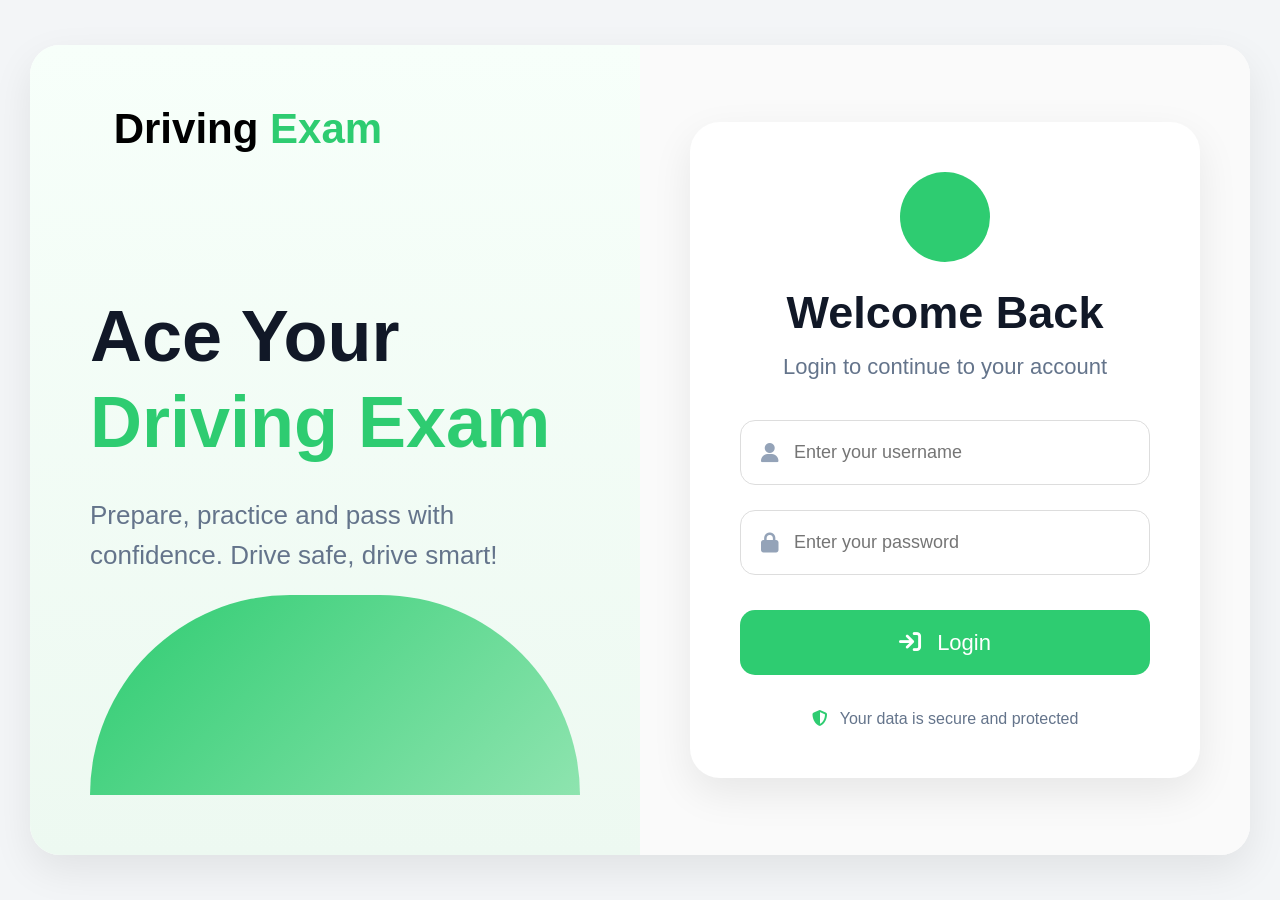
<file: index.html>
<!DOCTYPE html>
<html lang="en">
<head>
    <meta charset="UTF-8">
    <meta name="viewport" content="width=device-width, initial-scale=1.0">
    <title>Driving Exam Login</title>

    <link rel="stylesheet" href="css/login.css">

    <link rel="stylesheet"
          href="https://cdnjs.cloudflare.com/ajax/libs/font-awesome/6.5.2/css/all.min.css">
</head>
<body>

<div class="container">

    <!-- Left Side -->
    <div class="left-side">

        <div class="logo">
            <i class="fas fa-steering-wheel"></i>
            <span>Driving <b>Exam</b></span>
        </div>

        <div class="content">
            <h1>
                Ace Your <br>
                <span>Driving Exam</span>
            </h1>

            <p>
                Prepare, practice and pass with confidence.
                Drive safe, drive smart!
            </p>
        </div>

        <div class="road"></div>

    </div>

    <!-- Right Side -->
    <div class="right-side">

        <div class="login-card">

            <div class="icon-circle">
                <i class="fas fa-steering-wheel"></i>
            </div>

            <h2>Welcome Back</h2>

            <p class="subtitle">
                Login to continue to your account
            </p>

            <div class="input-box">
                <i class="fas fa-user"></i>
                <input
                        type="text"
                        id="username"
                        placeholder="Enter your username">
            </div>

            <div class="input-box">
                <i class="fas fa-lock"></i>
                <input
                        type="password"
                        id="password"
                        placeholder="Enter your password">
            </div>

            <button onclick="login()">
                <i class="fas fa-arrow-right-to-bracket"></i>
                Login
            </button>

            <div class="bottom-text">
                <i class="fas fa-shield-alt"></i>
                Your data is secure and protected
            </div>

        </div>

    </div>

</div>

<script src="js/login.js"></script>

</body>
</html>
</file>
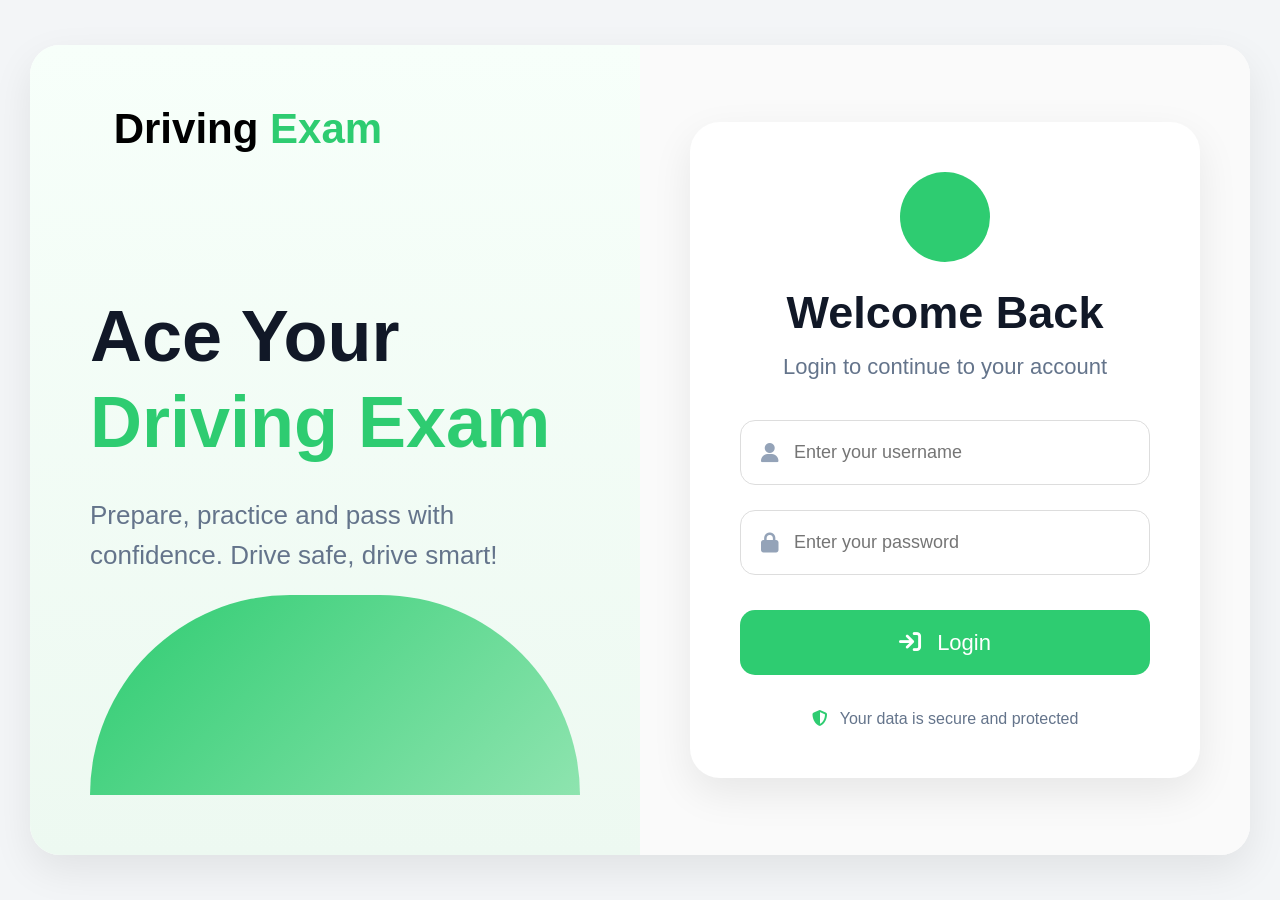
<file: category.html>
<!DOCTYPE html>
<html>
<head>
    <title>Select Category</title>
    <link rel="stylesheet" href="css/style.css">
</head>
<body>

<body class="category-body">

<div class="category-page">

    <!-- TOP BAR -->
   <div class="category-top">

    <div class="category-logo"
         onclick="window.location.href='main.html'"
         style="cursor:pointer;">

        🚗 Driving <span>Exam</span>

    </div>

</div>

    <!-- HEADER -->
    <div class="category-header">

        <h1>
            Select Your Driving Category
        </h1>

        <p>
            Choose a driving license category to start practicing
            <br>
            and test your knowledge.
        </p>

    </div>

    <!-- CATEGORY CARDS -->
    <div class="category-cards">

        <!-- CATEGORY A -->
        <div class="category-card">

            <img
                src="images/category_a.png"
                class="category-image">

            <h2 class="category-title green">
                Category A
            </h2>

            <p class="category-desc">
                Motorcycles and two-wheelers
                with or without gear.
            </p>

            <button
                class="category-btn green-btn"
                onclick="selectCategory('a')">

                Start Practice →
            </button>

        </div>

        <!-- CATEGORY B -->
        <div class="category-card">

            <img
                src="images/category_b.png"
                class="category-image">

            <h2 class="category-title blue">
                Category B
            </h2>

            <p class="category-desc">
                Cars and light vehicles
                for personal use.
            </p>

            <button
                class="category-btn blue-btn"
                onclick="selectCategory('b')">

                Start Practice →
            </button>

        </div>
        <!-- CATEGORY C -->
        <div class="category-card">

            <img
                src="images/category_b.png"
                class="category-image">

            <h2 class="category-title blue">
                Category C
            </h2>

            <p class="category-desc">
                Heavy vehicles and trucks
                for commercial use.
            </p>

            <button
    class="category-btn blue-btn"
    onclick="selectCategory('c')">

    Start Practice →

</button>

        </div>
    </div>

    <!-- BOTTOM CARD -->
    <div class="category-info">

        <div class="category-info-icon">
            🛡
        </div>

        <div>
            <h3>Choose Carefully</h3>

            <p>
                Select the correct category that matches
                the license you want to apply for.
            </p>
        </div>

    </div>

</div>

<script src="js/category.js"></script>

</body>

</body>
</html>
</file>
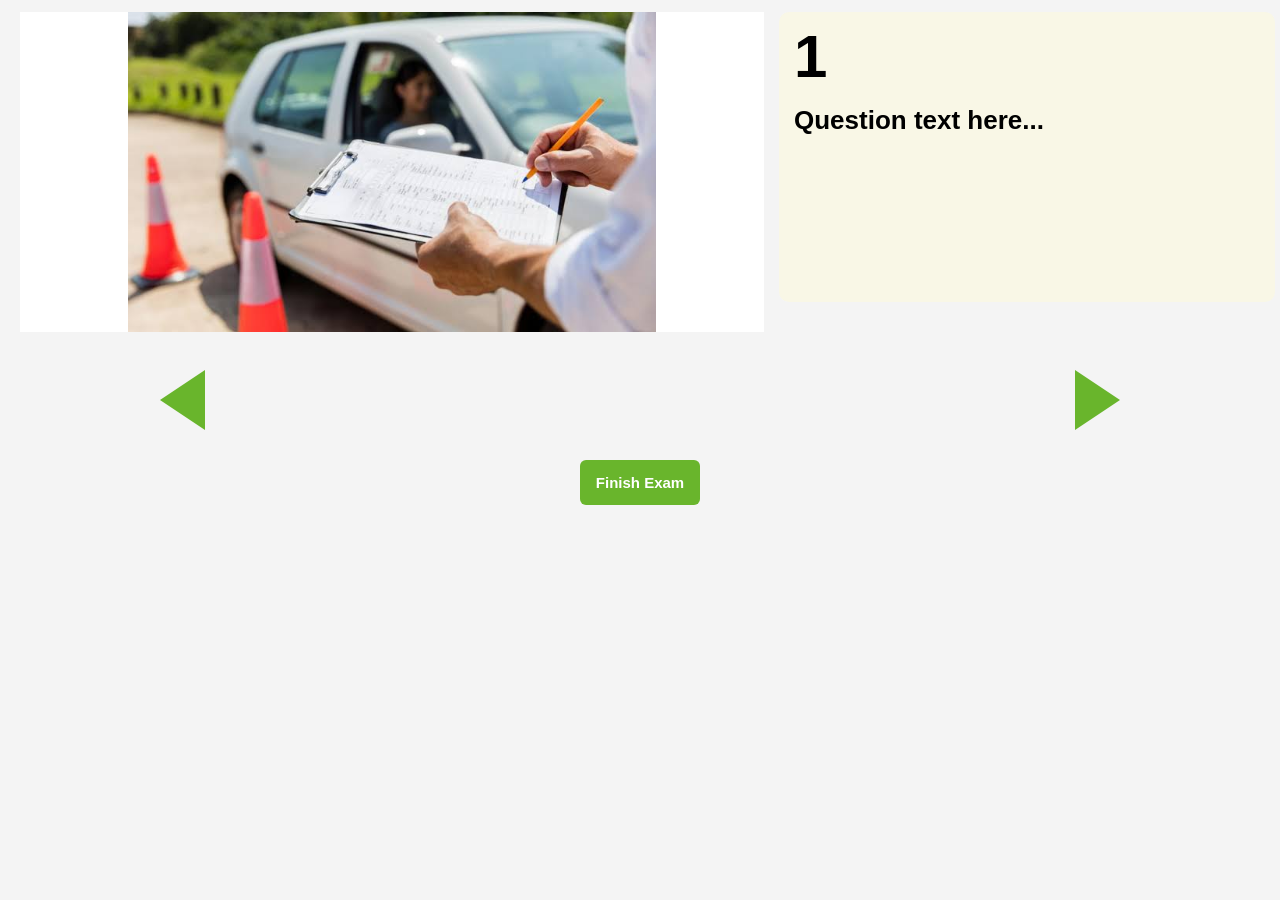
<file: exam.html>
<!DOCTYPE html>
<html>

    <head>
    <meta charset="UTF-8">
    <meta name="viewport" content="width=device-width, initial-scale=1.0">
    <title>Exame IMT</title>
    <link rel="stylesheet" href="css/style.css">
</head>
<body class="exam-body">

<div class="exam-container">

    <!-- Top Bar -->
    

    <!-- Question Section -->
    <div class="question-section">

        <!-- Image -->
        <div class="image-box">
            <img id="questionImage" src="images/a/q1.jpg">
        </div>

        <!-- Question -->
        <div class="question-box">
            <div class="question-number">
                <span id="questionNo">1</span>
            </div>

            <div class="question-text" id="questionText">
                Question text here...
            </div>
        </div>

    </div>

    <!-- Answers -->
    <div id="answersContainer"></div>

    <!-- Bottom Navigation -->
    <div class="bottom-navigation">

    <button class="nav-arrow"
            onclick="previousQuestion()">
    </button>

    <div id="questionNumbers"></div>

    <button class="nav-arrow"
            onclick="nextQuestion()">
    </button>

</div>

<button id="finishBtn"
        onclick="finishExam()">
    Finish Exam
</button>

</div>


</script>

<script src="js/exam.js"></script>

</body>
</html>
</file>
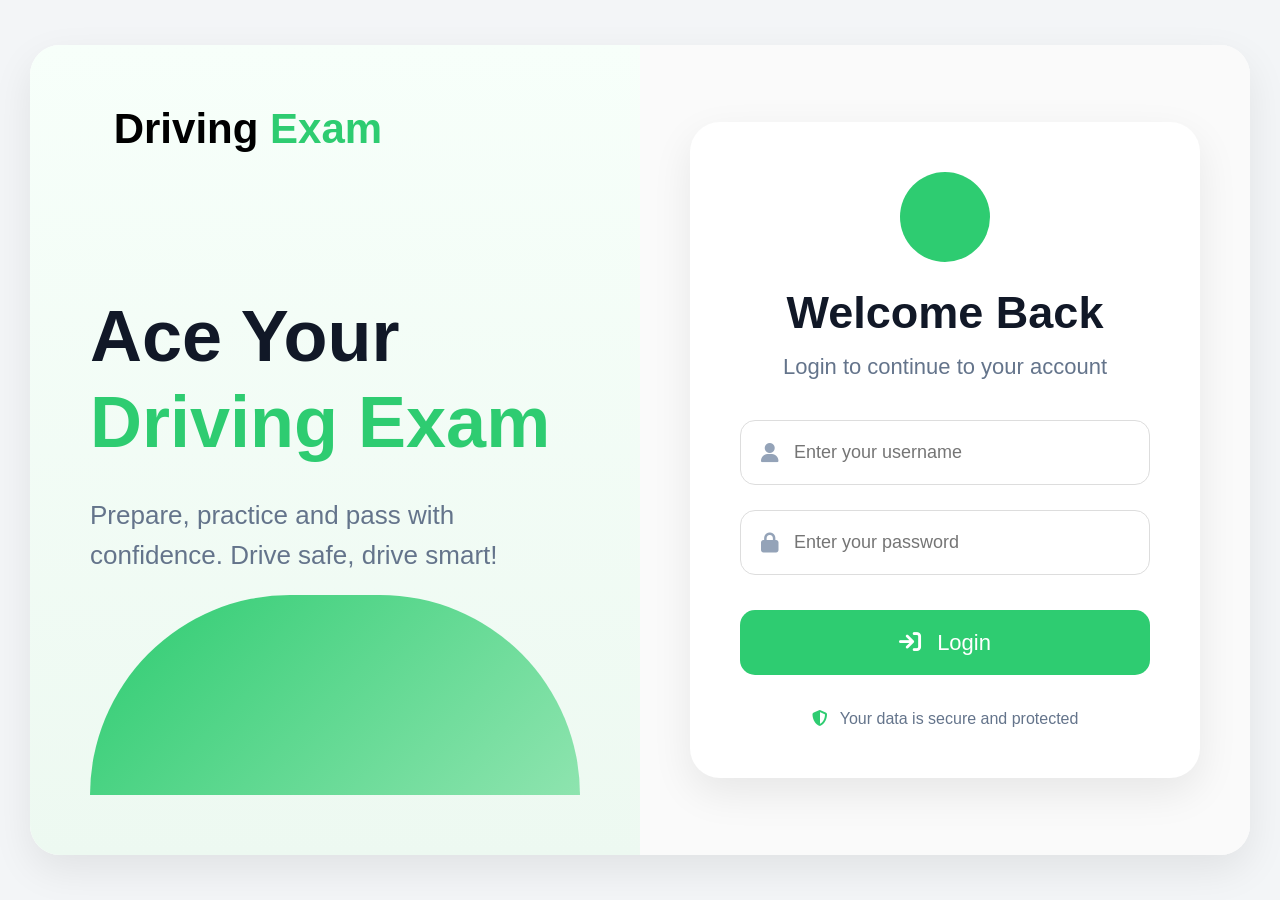
<file: main.html>
<!DOCTYPE html>
<html lang="en">
<head>
    <meta charset="UTF-8">
    <meta name="viewport" content="width=device-width, initial-scale=1.0">
    <title>Driving Exam</title>
    <link rel="stylesheet" href="css/style.css">
    <link rel="stylesheet"
          href="https://cdnjs.cloudflare.com/ajax/libs/font-awesome/6.5.2/css/all.min.css">
</head>
<body>

<div class="container">

    <!-- Header -->
    <header>
        <div class="logo">
            <i class="fas fa-steering-wheel"></i>
            <span>Driving <b>Exam</b></span>
        </div>

        <button class="logout-top" onclick="logout()">
            <i class="fas fa-right-from-bracket"></i>
            Logout
        </button>
    </header>

    <!-- Main Section -->
    <div class="hero">

        <!-- Left Side -->
        <div class="left-content">

            <div class="welcome">
                👋 Welcome Back
            </div>

            <h1>
                Ready to ace your <br>
                <span>Driving Exam?</span>
            </h1>

            <p>
                Choose an option to start your journey.
                Good luck and drive safe!
            </p>

            <div class="stats">

                <div class="stat-box">
                    <i class="fas fa-file-lines"></i>
                    <h2 id="examsTaken">0</h2>
                    <p>Exams Taken</p>
                </div>

                <div class="stat-box">
                    <i class="fas fa-chart-line"></i>
                    <h2 id="averageScore">0%</h2>
                    <p>Avg. Score</p>
                </div>

                <div class="stat-box">
                    <i class="fas fa-trophy"></i>
                   <h2 id="bestScore">0</h2>
                    <p>Best Score</p>
                </div>

            </div>

        </div>

        <!-- Right Side -->
        <div class="right-content">

            <div class="action-card green" onclick="goExam()">
                <div class="icon">
                    <i class="fas fa-file-lines"></i>
                </div>

                <div class="text">
                    <h2>Exam</h2>
                    <p>Take a timed exam and test your skills</p>
                </div>

                <i class="fas fa-arrow-right arrow"></i>
            </div>

            <div class="action-card blue" onclick="goPractice()">
                <div class="icon">
                    <i class="fas fa-book-open"></i>
                </div>

                <div class="text">
                    <h2>Practice</h2>
                    <p>Practice questions to improve</p>
                </div>

                <i class="fas fa-arrow-right arrow"></i>
            </div>

            <div class="action-card purple" onclick="logout()">
                <div class="icon">
                    <i class="fas fa-right-from-bracket"></i>
                </div>

                <div class="text">
                    <h2>Logout</h2>
                    <p>Sign out from your account</p>
                </div>

                <i class="fas fa-arrow-right arrow"></i>
            </div>

        </div>

    </div>

</div>

<script src="js/main.js"></script>

</body>
</html>
</file>
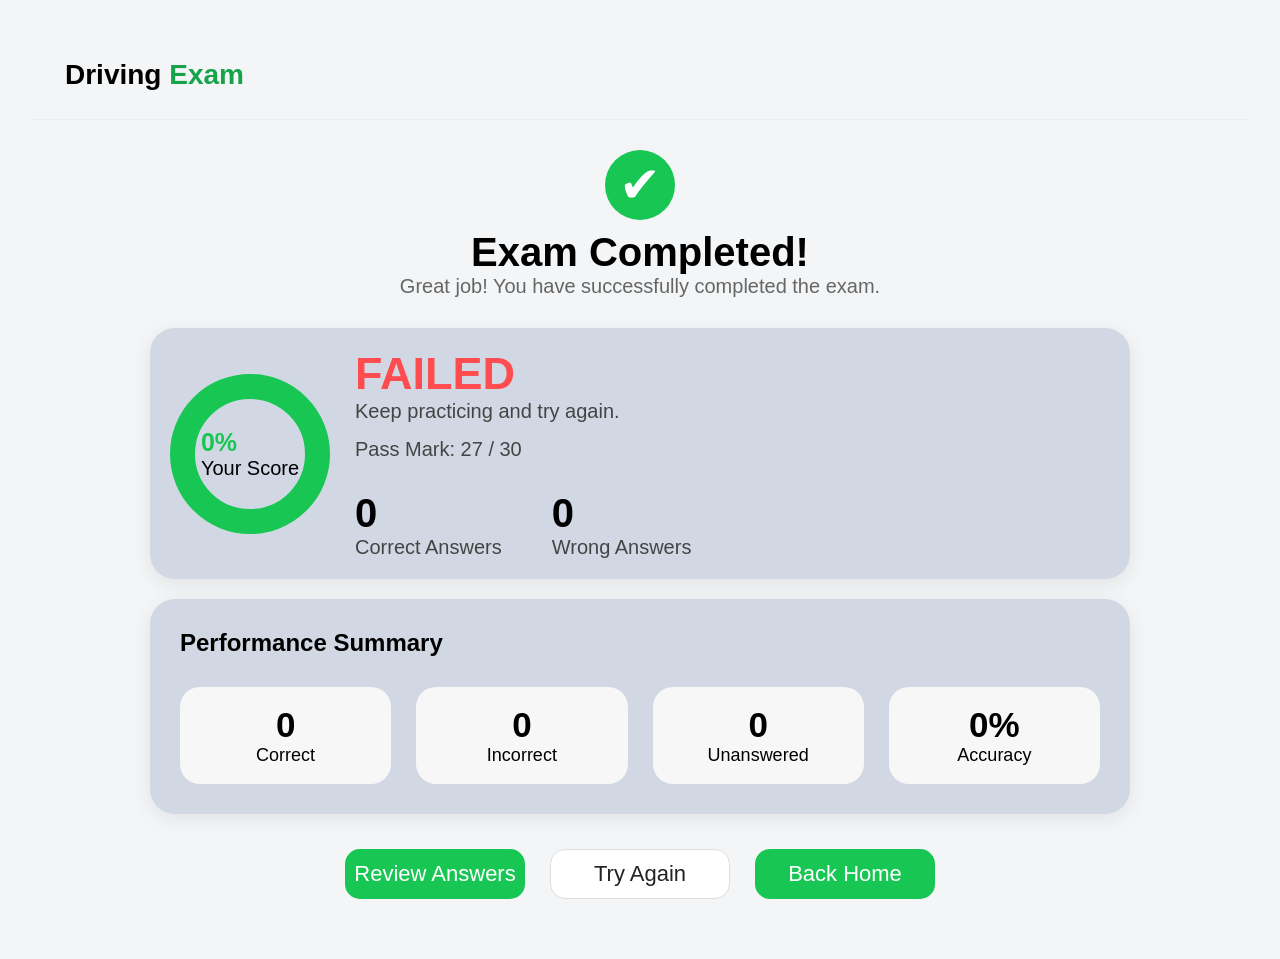
<file: result.html>
<!DOCTYPE html>
<html>
<head>
    <meta charset="UTF-8">
    <title>Exam Result</title>
    <link rel="stylesheet" href="css/style.css">
</head>
<body>
    <div class="category-top">

    <div class="category-logo"
         onclick="window.location.href='main.html'"
         style="cursor:pointer;">

        Driving <span>Exam</span>

    </div>

</div>

<div class="result-page">

    <div class="result-header">

        <div class="result-icon">
            ✔
        </div>

        <h1>Exam Completed!</h1>

        <p>
            Great job! You have successfully completed the exam.
        </p>

    </div>

    <div class="result-card">

        <div class="score-circle">
            <div>
                <h2 id="scoreText">0%</h2>
                <p>Your Score</p>
            </div>
        </div>

        <div class="result-info">

    <h1 id="resultStatus">
        PASSED
    </h1>

    <p id="resultMessage">
        Congratulations! You have passed the exam.
    </p>

    <p class="pass-mark">
        Pass Mark: 27 / 30
    </p>

    <div class="result-stats">

                <div>
                    <h2 id="correctText">0</h2>
                    <p>Correct Answers</p>
                </div>

                <div>
                    <h2 id="wrongText">0</h2>
                    <p>Wrong Answers</p>
                </div>

            </div>

        </div>

    </div>

    <div class="performance-card">

        <h2>Performance Summary</h2>

        <div class="performance-grid">

            <div class="performance-box">
                <h1 id="correctBox">0</h1>
                <p>Correct</p>
            </div>

            <div class="performance-box">
                <h1 id="wrongBox">0</h1>
                <p>Incorrect</p>
            </div>

            <div class="performance-box">
        <h1 id="unansweredBox">0</h1>
        <p>Unanswered</p>
    </div>

            <div class="performance-box">
                <h1 id="accuracyBox">0%</h1>
                <p>Accuracy</p>
            </div>

        </div>

    </div>

    <div class="result-buttons">

        <button onclick="reviewAnswers()">
            Review Answers
        </button>

        <button onclick="tryAgain()">
            Try Again
        </button>

        <button onclick="goHome()">
            Back Home
        </button>

    </div>

</div>

<script src="js/result.js"></script>

</body>
</html>
</file>
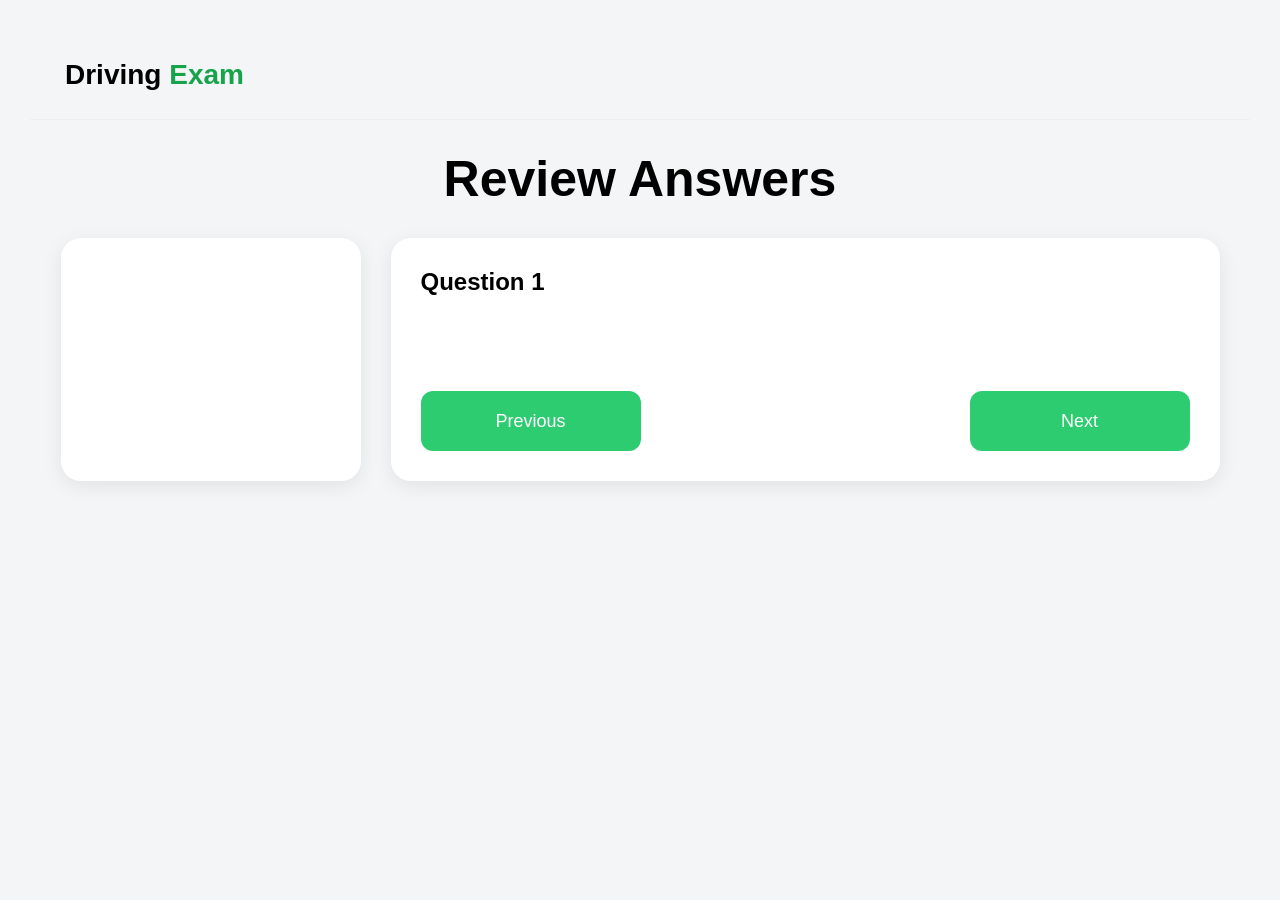
<file: review.html>
<!DOCTYPE html>
<html>
<head>
    <meta charset="UTF-8">
    <title>Review Answers</title>
    <link rel="stylesheet" href="css/style.css">
</head>
<body>
    <div class="category-top">

    <div class="category-logo"
         onclick="window.location.href='main.html'"
         style="cursor:pointer;">

        Driving <span>Exam</span>

    </div>

</div>

<div class="review-page">

    <h1 class="review-title">
        Review Answers
    </h1>

    <div class="review-container">

        <!-- Left Numbers -->
        <div class="review-sidebar">

            <div id="reviewNumbers"></div>

        </div>

        <!-- Right Question -->
        <div class="review-content">

            <h2>
                Question
                <span id="reviewQuestionNo">
                    1
                </span>
            </h2>

            <div class="review-question-box">

                <div class="review-image-box">
                    <img id="reviewImage">
                </div>

                <div class="review-text-box">

                    <h3 id="reviewQuestion">
                    </h3>

                    <div id="reviewOptions">
                    </div>

                </div>

            </div>

            <div class="review-buttons">

                <button
                    onclick="previousReviewQuestion()">
                    Previous
                </button>

                <button
                    onclick="nextReviewQuestion()">
                    Next
                </button>

            </div>

        </div>

    </div>

</div>

<script src="js/review.js"></script>

</body>
</html>
</file>
<file: css/login.css>
*{
    margin:0;
    padding:0;
    box-sizing:border-box;
    font-family:'Segoe UI',sans-serif;
}

body{
    background:#f3f5f7;
    min-height:100vh;
    display:flex;
    justify-content:center;
    align-items:center;
    padding:30px;
}

.container{
    width:100%;
    max-width:1500px;
    min-height:90vh;
    background:#fff;
    border-radius:30px;
    overflow:hidden;
    display:flex;
    box-shadow:0 15px 40px rgba(0,0,0,0.08);
}

.left-side{
    width:50%;
    background:linear-gradient(
            180deg,
            #f7fffa,
            #edf9f1);
    padding:60px;
    display:flex;
    flex-direction:column;
    justify-content:space-between;
}

.logo{
    font-size:42px;
    font-weight:700;
}

.logo i{
    color:#2ecc71;
    margin-right:12px;
}

.logo b{
    color:#2ecc71;
}

.content{
    margin-top:120px;
}

.content h1{
    font-size:72px;
    line-height:1.2;
    color:#111827;
}

.content span{
    color:#2ecc71;
}

.content p{
    margin-top:30px;
    font-size:26px;
    line-height:40px;
    color:#64748b;
}

.road{
    height:200px;
    border-radius:200px 200px 0 0;
    background:linear-gradient(
            135deg,
            #2ecc71,
            #8ee4af);
}

.right-side{
    width:50%;
    background:#fafafa;
    display:flex;
    justify-content:center;
    align-items:center;
    padding:50px;
}

.login-card{
    width:550px;
    background:#fff;
    border-radius:30px;
    padding:50px;
    box-shadow:0 15px 40px rgba(0,0,0,0.08);
}

.icon-circle{
    width:90px;
    height:90px;
    border-radius:50%;
    background:#2ecc71;
    margin:auto;
    display:flex;
    justify-content:center;
    align-items:center;
    color:#fff;
    font-size:38px;
}

.login-card h2{
    text-align:center;
    font-size:45px;
    color:#111827;
    margin-top:25px;
}

.subtitle{
    text-align:center;
    color:#64748b;
    font-size:22px;
    margin-top:15px;
    margin-bottom:40px;
}

.input-box{
    height:65px;
    border:1px solid #ddd;
    border-radius:15px;
    margin-bottom:25px;
    display:flex;
    align-items:center;
    padding:0 20px;
}

.input-box i{
    color:#94a3b8;
    font-size:20px;
}

.input-box input{
    flex:1;
    border:none;
    outline:none;
    padding-left:15px;
    font-size:18px;
}

button{
    width:100%;
    height:65px;
    border:none;
    border-radius:15px;
    background:#2ecc71;
    color:#fff;
    font-size:22px;
    cursor:pointer;
    margin-top:10px;
    transition:.3s;
}

button:hover{
    background:#27ae60;
}

button i{
    margin-right:10px;
}

.bottom-text{
    text-align:center;
    margin-top:35px;
    color:#64748b;
}

.bottom-text i{
    color:#2ecc71;
    margin-right:8px;
}

@media(max-width:1000px){

    .container{
        flex-direction:column;
    }

    .left-side,
    .right-side{
        width:100%;
    }

    .content{
        margin-top:60px;
    }

    .content h1{
        font-size:45px;
    }

    .content p{
        font-size:20px;
    }

    .login-card{
        width:100%;
    }
}
</file>
<file: css/style.css>
*{
    margin:0;
    padding:0;
    box-sizing:border-box;
    font-family:'Segoe UI',sans-serif;
}

body{
    background:#f3f5f7;
    min-height:100vh;
    padding:30px;
}

.container{
    background:#fff;
    border-radius:30px;
    overflow:hidden;
    box-shadow:0 10px 30px rgba(0,0,0,0.08);
}

header{
    height:90px;
    display:flex;
    align-items:center;
    justify-content:space-between;
    padding:0 50px;
    border-bottom:1px solid #eee;
}

.logo{
    display:flex;
    align-items:center;
    gap:15px;
    font-size:35px;
    font-weight:700;
}

.logo i{
    color:#38c172;
}

.logo b{
    color:#38c172;
}

.logout-top{
    padding:14px 25px;
    border:none;
    border-radius:15px;
    background:#fff;
    box-shadow:0 5px 15px rgba(0,0,0,0.08);
    cursor:pointer;
    font-size:16px;
}

.hero{
    display:flex;
    justify-content:space-between;
    padding:70px;
    gap:50px;
}

.left-content{
    flex:1;
}

.welcome{
    display:inline-block;
    background:#dff8e9;
    color:#1f8f53;
    padding:12px 25px;
    border-radius:50px;
    margin-bottom:30px;
    font-weight:600;
}

.left-content h1{
    font-size:70px;
    line-height:1.1;
    color:#0f172a;
}

.left-content span{
    color:#38c172;
}

.left-content p{
    margin-top:30px;
    font-size:24px;
    color:#666;
    line-height:40px;
}

.stats{
    margin-top:50px;
    display:flex;
    gap:20px;
}

.stat-box{
    background:#fff;
    width:180px;
    padding:30px;
    border-radius:20px;
    box-shadow:0 10px 30px rgba(0,0,0,0.08);
    text-align:center;
}

.stat-box i{
    font-size:30px;
    color:#38c172;
    margin-bottom:20px;
}

.stat-box h2{
    font-size:35px;
    margin-bottom:10px;
}

.stat-box p{
    font-size:16px;
    margin:0;
}

.right-content{
    width:480px;
    display:flex;
    flex-direction:column;
    gap:30px;
}

.action-card{
    height:160px;
    border-radius:30px;
    color:#fff;
    display:flex;
    align-items:center;
    padding:30px;
    cursor:pointer;
    transition:0.3s;
}

.action-card:hover{
    transform:translateY(-8px);
}

.green{
    background:linear-gradient(135deg,#2ecc71,#38c172);
}

.blue{
    background:linear-gradient(135deg,#1976d2,#42a5f5);
}

.purple{
    background:linear-gradient(135deg,#8e44ad,#c084fc);
}

.icon{
    width:90px;
    height:90px;
    background:#fff;
    color:#333;
    border-radius:50%;
    display:flex;
    align-items:center;
    justify-content:center;
    font-size:35px;
    margin-right:25px;
}

.text{
    flex:1;
}

.text h2{
    font-size:35px;
    margin-bottom:10px;
}

.text p{
    font-size:20px;
    line-height:30px;
}

.arrow{
    font-size:28px;
}

@media(max-width:1000px){

    .hero{
        flex-direction:column;
        padding:30px;
    }

    .left-content h1{
        font-size:45px;
    }

    .right-content{
        width:100%;
    }

    .stats{
        flex-wrap:wrap;
    }

    header{
        padding:20px;
    }
}

/* ==========================
   EXAM PAGE CSS
========================== */

.exam-body {
    margin: 0;
    background: #dcdcdc;
    overflow-x: hidden;
    overflow-y: auto;

    display: flex;
    justify-content: center;
    align-items: flex-start;

    width: 100%;
    min-height: 100vh;
    height: auto;
    padding: 0;
}

.exam-container {
    width: 100%;
    max-width: 1366px;
    min-height: 100vh;
    height: auto;
    background: #f4f4f4;
    overflow: visible;
    position: relative;
    padding-bottom: 20px;
}

/* HEADER */

/* IMAGE + QUESTION */
.question-section{
    display:grid;
    grid-template-columns:60% 40%;
    gap:15px;
    padding:12px 20px 8px;
}

.image-box{
    background:#fff;
    height:320px;
    overflow:hidden;

    display:flex;
    justify-content:center;
    align-items:center;
}

.image-box img{
    max-width:110%;
    max-height:110%;
    object-fit:contain;
    display:block;
}

.question-box{
    background:#f9f7e6;
    height:290px;
    border-radius:10px;
    padding:15px;
}

.question-number{
    font-size:60px;
    font-weight:700;
    line-height:1;
}

.question-text{
    margin-top:15px;
    min-height:180px;
    border:none;
    font-size:26px;
    line-height:1.4;
    font-weight:bold;
}

/* ANSWERS */

#answersContainer{
    background:#fff;
}

.answer-row{
    display:grid;
    grid-template-columns:80px 1fr 80px;
    align-items:center;
    min-height:72px;
    padding:0 35px;
    border-bottom:2px solid #ddd;
}

.answer-letter{
    font-size:58px;
    font-weight:700;
    color:#666;
}

.answer-text{
    font-size:20px;
    font-weight:600;
}

.answer-checkbox{
    width:50px;
    height:50px;
    border:2px solid #bbb;
    border-radius:8px;
    background:#e8e8e8;

    display:flex;
    justify-content:center;
    align-items:center;

    font-size:42px;
    font-weight:bold;
    color:transparent;
}
/* ==========================
   BOTTOM NAVIGATION
========================== */

.bottom-navigation{
    height:100px;
    padding:25px 20px 5px;
    display:flex;
    justify-content:center;
    align-items:center;
    gap:5px;
}

/* Question Numbers */
#questionNumbers{
    display:flex;
    gap:1px;
    overflow-x:auto;
    overflow-y:visible;
    flex:1;
    max-width:850px;
    scroll-behavior:smooth;
    scrollbar-width:none;
    padding-bottom:10px;
}

#questionNumbers::-webkit-scrollbar{
    display:none;
}

/* Number Box */
.question-box-item{
    width:32px;
    min-width:32px;
    height:42px;
    background:#fff;
    border:1px solid #d0d0d0;
    display:flex;
    justify-content:center;
    align-items:center;
    font-size:14px;
    font-weight:600;
    position:relative;
    cursor:pointer;
    flex-shrink:0;
}

/* Active Number */
.question-box-item.active{
    background:#2ecc71;
    color:#fff;
    border:none;
}

/* Moving Arrow Under Active Number */
.question-box-item.active::after{
    content:"";
    position:absolute;
    left:50%;
    transform:translateX(-50%);
    bottom:-10px;

    width:0;
    height:0;

    border-left:15px solid transparent;
    border-right:15px solid transparent;
    border-bottom:20px solid #69b52c;
}

/* Navigation Arrows */
.nav-arrow{
    width:0;
    height:0;
    background:transparent;
    border:none;
    cursor:pointer;
    padding:0;
    flex-shrink:0;
    align-self:center;
}

/* LEFT */
.nav-arrow:first-child{
    border-top:30px solid transparent;
    border-bottom:30px solid transparent;
    border-right:45px solid #69b52c;
    margin-right:5px;
}

/* RIGHT */
.nav-arrow:last-child{
    border-top:30px solid transparent;
    border-bottom:30px solid transparent;
    border-left:45px solid #69b52c;
    margin-left:5px;
}
/* RESPONSIVE */

@media(max-width:1200px){

    .question-section{
        grid-template-columns:1fr;
    }

    .question-number{
        font-size:60px;
    }

    .question-text{
        font-size:24px;
    }

    .answer-letter{
        font-size:50px;
    }

    .answer-text{
        font-size:24px;
    }
    
}
.answer-row{
    cursor:pointer;
}

.answer-checkbox{
    display:flex;
    justify-content:center;
    align-items:center;
    font-size:42px;
    font-weight:bold;
    color:transparent;
}

.answer-row.selected{
    background:#f8fff8;
}

.answer-row.selected .answer-letter{
    color:#69b52c;
}

.answer-row.selected .answer-text{
    color:#69b52c;
}

.answer-row.selected .answer-checkbox{
    color:#69b52c;
    border-color:#69b52c;
}
#finishBtn {
    position: static;
    display: block;
    margin: 20px auto;

    width: 120px;
    height: 45px;

    border: none;
    border-radius: 6px;

    background: #69b52c;
    color: white;

    font-size: 15px;
    font-weight: bold;
    cursor: pointer;
}
/* RESULT PAGE */

.result-page{
    width:92%;
    max-width:1000px;
    margin:20px auto;
    padding:10px;
}
.result-header{
    text-align:center;
    margin-bottom:30px;
}

.result-icon{
    width:70px;
    height:70px;
    background:#17c653;
    color:white;
    border-radius:50%;
    margin:auto;
    font-size:50px;
    display:flex;
    justify-content:center;
    align-items:center;
}

.result-header h1{
    font-size:40px;
    margin-top:10px;
}

.result-header p{
    font-size:20px;
    color:#666;
}

.result-card{
    background:#d1d8e3;
    border-radius:25px;
    padding:20px;
    display:flex;
    gap:25px;
    align-items:center;
    box-shadow:0 5px 20px rgba(0,0,0,0.08);
}

.score-circle{
    width:160px;
    height:160px;
    border-radius:50%;
    border:25px solid #17c653;
    display:flex;
    justify-content:center;
    align-items:center;
    flex-shrink:0;
}

.score-circle h2{
    font-size:25px;
    color:#17c653;
}

.score-circle p{
    text-align:center;
    font-size:20px;
}

.result-info{
    flex:1;
}

.result-info h1{
    font-size:45px;
    color:#17c653;
}

.result-info p{
    font-size:20px;
    color:#444;
}
.pass-mark{
    margin-top:15px;
    color:#777;
    font-size:18px;
}

.result-stats{
    display:flex;
    gap:50px;
    margin-top:30px;
}

.result-stats h2{
    font-size:40px;
}

.performance-card{
    background:#d1d8e3;
    border-radius:25px;
    padding:30px;
    margin-top:20px;
    box-shadow:0 5px 20px rgba(0,0,0,0.08);
}

.performance-card h2{
    margin-bottom:30px;
}

.performance-grid{
    display:grid;
    grid-template-columns:repeat(4,1fr);
    gap:25px;
}

.performance-box{
    background:#f7f7f7;
    padding:18px;
    border-radius:20px;
    text-align:center;
}

.performance-box h1{
    font-size:35px;
}

.performance-box p{
    font-size:18px;
}

.result-buttons{
    display:flex;
    justify-content:center;
    gap:25px;
    margin-top:35px;
}

.result-buttons button{
    width:180px;
    height:50px;
    border:none;
    border-radius:15px;
    background:#17c653;
    color:white;
    font-size:22px;
    cursor:pointer;
}

.result-buttons button:nth-child(2){
    background:white;
    color:#222;
    border:1px solid #ddd;
}
/* REVIEW PAGE */

.review-page{
    width:95%;
    margin:30px auto;
}

.review-title{
    text-align:center;
    font-size:50px;
    margin-bottom:30px;
}

.review-container{
    display:grid;
    grid-template-columns:300px 1fr;
    gap:30px;
}

.review-sidebar{
    background:white;
    border-radius:20px;
    padding:25px;
    box-shadow:0 5px 20px rgba(0,0,0,0.08);
}

#reviewNumbers{
    display:grid;
    grid-template-columns:repeat(5,1fr);
    gap:15px;
}

.review-number{
    height:55px;
    border:2px solid #ddd;
    border-radius:12px;

    display:flex;
    justify-content:center;
    align-items:center;

    cursor:pointer;
    font-weight:700;
}

.review-number.correct{
    border-color:#2ecc71;
    color:#2ecc71;
}

.review-number.wrong{
    border-color:#ff4d4f;
    color:#ff4d4f;
}

.review-number.active{
    background:#2ecc71;
    color:white;
}

.review-content{
    background:white;
    border-radius:20px;
    padding:30px;
    box-shadow:0 5px 20px rgba(0,0,0,0.08);
}

.review-question-box{
    display:grid;
    grid-template-columns:45% 55%;
    gap:30px;
    margin-top:30px;
}

#reviewQuestion{
    font-size:32px;
    font-weight:700;
    line-height:1.5;
    color:#111;
    margin-bottom:25px;
}

.review-image-box img{
    width:100%;
    border-radius:20px;
}

.review-option{
    border:2px solid #ddd;
    border-radius:15px;
    padding:20px;
    margin-top:15px;
    font-size:20px;
}

.review-option.correct{
    border-color:#2ecc71;
    background:#f1fff4;
}

.review-option.wrong{
    border-color:#ff4d4f;
    background:#fff4f4;
}

.review-buttons{
    display:flex;
    justify-content:space-between;
    margin-top:40px;
}

.review-buttons button{
    width:220px;
    height:60px;
    border:none;
    border-radius:12px;
    background:#2ecc71;
    color:white;
    font-size:18px;
    cursor:pointer;
}
.review-icon{
    font-size:32px;
    font-weight:bold;
}

.review-option.correct .review-icon{
    color:#17c653;
}

.review-option.wrong .review-icon{
    color:#ff4d4f;
}
/* ==========================
   CATEGORY PAGE
========================== */

.category-body{
    background:#f5f7fa;
    padding:15px;
}

.category-page{
    background:#fff;
    border-radius:30px;
    min-height:95vh;
    box-shadow:0 10px 35px rgba(0,0,0,0.06);
    overflow:hidden;
}

/* TOP */

.category-top{
    height:90px;
    border-bottom:1px solid #eee;
    padding:0 35px;

    display:flex;
    align-items:center;
}

.category-logo{
    font-size:28px;
    font-weight:700;
}

.category-logo span{
    color:#16a34a;
}

/* HEADER */

.category-header{
    text-align:center;
    padding:50px 20px;
}

.category-header h1{
    font-size:40px;
    color:#08121f;
    margin-bottom:20px;
}

.category-header p{
    font-size:20px;
    color:#667085;
    line-height:1.5;
}

/* CARDS */

.category-cards{
    display:flex;
    justify-content:center;
    gap:25px;
    flex-wrap:wrap;
    padding:0 40px;
}

.category-card{
    width:300px;
    background:#d1d8e3;
    border-radius:30px;
    padding:15px;
    text-align:center;
    box-shadow:0 10px 35px rgba(0,0,0,0.08);
    transition:.3s;
}

.category-card:hover{
    transform:translateY(-8px);
}

.category-image{
    width:70%;
    height:160px;
    object-fit:contain;
    border-radius:20px;
    margin-bottom:20px;
}

.category-title{
    font-size:30px;
    margin-bottom:15px;
    color:#fff;
}

.category-desc{
    font-size:18px;
    color:#667085;
    line-height:1.5;
    margin-bottom:25px;
}

/* BUTTON */

.category-btn{
    width:100%;
    height:50px;
    border-radius:40px;
    border:2px solid;
    background:#fff;
    font-size:22px;
    font-weight:700;
    cursor:pointer;
}

/* COLORS */

.green{
    color:#16a34a;
}

.green-btn{
    color:#5ac465;
    border-color:#16a34a;
}

.blue{
    color:#fff;
}

.blue-btn{
    color:#5ac465;
    border-color:#2563eb;
}

.purple{
    color:#7c3aed;
}

.purple-btn{
    color:#5ac465;
    border-color:#7c3aed;
}

/* BOTTOM CARD */

.category-info{
    margin:50px;
    padding:35px;
    border-radius:25px;
    background:#f8faf9;

    display:flex;
    align-items:center;
    gap:25px;
}

.category-info-icon{
    width:80px;
    height:80px;
    border-radius:50%;
    background:#22c55e;
    color:#fff;

    display:flex;
    justify-content:center;
    align-items:center;

    font-size:35px;
}

.category-info h3{
    font-size:32px;
    margin-bottom:10px;
}

.category-info p{
    font-size:20px;
    color:#667085;
}

/* MOBILE EXAM LAYOUT FIX */
@media (max-width: 768px) {

    .exam-body {
        display: block;
        width: 100%;
        height: auto;
        min-height: 100vh;
        padding: 8px;
        overflow-x: hidden;
        overflow-y: auto;
    }

    .exam-container {
        width: 100%;
        height: auto;
        min-height: 100vh;
        overflow: visible;
        transform: none;
    }

    .question-section {
        display: flex;
        flex-direction: column;
        gap: 10px;
        padding: 10px;
    }

    .image-box {
        width: 100%;
        height: 200px;
    }

    .image-box img {
        max-width: 100%;
        max-height: 200px;
        object-fit: contain;
    }

    .question-box {
        width: 100%;
        height: auto;
        min-height: 150px;
        padding: 15px;
    }

    .question-number {
        font-size: 42px;
    }

    .question-text {
        font-size: 18px;
        min-height: 0;
        margin-top: 10px;
    }

    .answer-row {
        grid-template-columns: 40px 1fr 45px;
        min-height: 65px;
        padding: 8px 10px;
    }

    .answer-letter {
        font-size: 32px;
    }

    .answer-text {
        font-size: 15px;
        line-height: 1.4;
    }

    .answer-checkbox {
        width: 35px;
        height: 35px;
        font-size: 25px;
    }

    .bottom-navigation {
        height: auto;
        min-height: 80px;
        padding: 15px 5px;
        gap: 5px;
    }

    #questionNumbers {
        max-width: calc(100% - 80px);
        overflow-x: auto;
    }

    .nav-arrow:first-child {
        border-top-width: 20px;
        border-bottom-width: 20px;
        border-right-width: 25px;
    }

    .nav-arrow:last-child {
        border-top-width: 20px;
        border-bottom-width: 20px;
        border-left-width: 25px;
    }

    #finishBtn {
        position: static;
        display: block;
        transform: none;
        margin: 10px auto 20px;
    }
}
</file>
